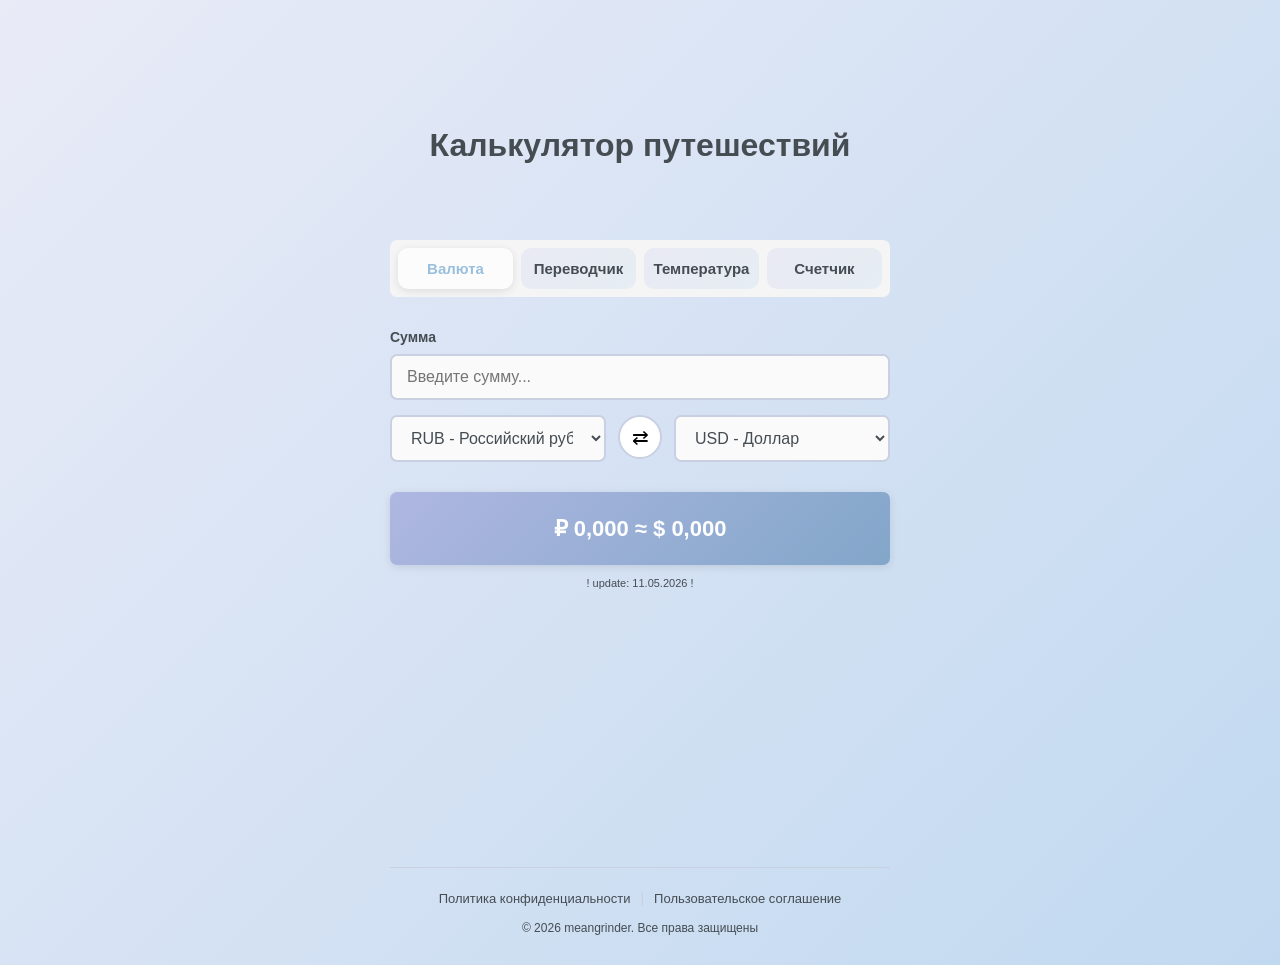
<file: index.html>
<!DOCTYPE html>
<html lang="ru">
<head>
    <meta charset="UTF-8">
    <meta name="viewport" content="width=device-width, initial-scale=1.0">
    <title>TravelCalc</title>
    <link rel="stylesheet" href="calc.css">
    <link rel="icon" type="image/png" href="air.png">
</head>
<body>

    <div class="CalcMeangrinder">
        <header class="calc-header">
            <br><br><br>
            <h1> Калькулятор путешествий </h1>
            <br>
        </header>


        <nav class="tabs">  <!-- блок -->
            <button class="tab-btn active" data-tab="currency">Валюта</button> <!-- 1 подблок -->
            <button class="tab-btn" data-tab="translator">Переводчик</button> <!-- 2 подблок -->
            <button class="tab-btn" data-tab="temperature">Температура</button> <!-- 3 подблок -->
            <button class="tab-btn" data-tab="tips">Счетчик</button> <!-- 4 подблок -->
        </nav>

        <section class="tab-content active" id="tab-currency">
            <div class="form-group">
                <label for="text"> Сумма</label>
                <input type="number" id="text" min="0" step="0.1" placeholder="Введите сумму...">
            </div>
            
            <div class="converter-row"> 
                <div class="form-group">
                    <select id="from-currency"> <!-- выбор валюты -->
                        <option value="RUB" selected>RUB - Российский рубль</option> <!-- selected - выбрать отображаемую валюту в первую очередь -->
                        <option value="USD">USD - Доллар</option>
                        <option value="EUR">EUR - Евро</option>
                        <option value="BYN">BYN - Белорусский рубль</option>
                        <option value="KZT">KZT - Тенге</option>
                        <option value="CNY">CNY - Юань</option>
                        <option value="THB">THB - Бат</option>
                    </select>
                </div>

                <button class="swap-btn" id="swap-currencies" title="поменять валюты местами">⇄</button> 

                <div class="form-group">
                    <select id="to-currency"> <!-- 2 выбор валюты -->
                        <option value="RUB">RUB - Российский рубль</option>
                        <option value="USD" selected>USD - Доллар</option>
                        <option value="EUR">EUR - Евро</option>
                        <option value="BYN">BYN - Белорусский рубль</option>
                        <option value="KZT">KZT - Тенге</option>
                        <option value="CNY">CNY - Юань</option>
                        <option value="THB">THB - Бат</option>
                    </select>
                </div>
            </div>


            <div class="result-box" id="currency-result"> ? </div>
            <p class="info-note">! update: 11.05.2026 !</p> <!-- дата ручного обновления валюты -->
        </section>



        <section class="tab-content" id="tab-translator">
            <div class="form-group">
        <div class="translator-block"> <!-- расположение нижнего блока -->
            
            <div class="translator-form">
                <div class="form-group">
                    <label for="translate-text">Текст для перевода</label>
                    <input id="translate-text" step="0.1" placeholder="Введите текст..."></input>
                </div>
                
                <div class="converter-row">
                    <div class="form-group">
                        <select id="translate-from">
                            <option value="ru" selected>Русский</option> <!-- выбранный русский -->
                            <option value="en">Английский</option>
                            <option value="de">Немецкий</option>
                            <option value="fr">Французский</option>
                        </select>
                    </div>
                    
                    <button class="swap-btn" onclick="TranslatesLanguages()" title="поменять языки местами">⇄</button> <!-- onclick="TranslatesLanguages() — это вызов функции при клике -->
                    
                    <div class="form-group">
                        <select id="translate-to">
                            <option value="ru">Русский</option>
                            <option value="en" selected>Английский</option> <!-- выбрать и перевести на английский-->
                            <option value="de">Немецкий</option>
                            <option value="fr">Французский</option>
                        </select>
                    </div>
                </div>
                
                <div class="result-box" id="translate-result" word-wrap: break-word;> 
                </div>
            </div>
        </div>
            </div>
        </section>



        <section class="tab-content" id="tab-temperature">
            <div class="form-group">
                <label for="temp-value">Температура</label>
                <input type="number" id="temp-value" step="0.1" placeholder="Введите температуру...">
            </div>

            <div class="converter-row">
                <div class="form-group">
                    <select id="temp-from">
                        <option value="F">°F — Фаренгейт </option>
                        <option value="C">°C — Цельсий </option>
                    </select>
                </div>

                <button class="swap-btn" id="swap-temp" title="поменять шкалы местами">⇄</button>

                <div class="form-group">
                    <select id="temp-to">
                        <option value="C">°C — Цельсий </option>
                        <option value="F">°F — Фаренгейт </option>
                    </select>
                </div>
            </div>

            <div class="result-box" id="temp-result">25°C = 77°F</div>
        </section>




        <section class="tab-content" id="tab-tips">
            <div class="form-group">
                <label for="bill-amount">Полная цена</label> <!-- цена -->
                <input type="number" id="bill-amount" min="0" step="0.01" placeholder="Введите цену...">
            </div>

            <div class="form-group">
            <label for="tip-percent">Скидка(в процентах)</label> <!-- скидка -->
                <input type="number" id="tip-percent" min="0" max="100" step="0.01" placeholder="Введите скидку...">
            </div>

            <div class="form-group">
                <label for="people-count">Количество человек</label> <!-- на скольких делить счет -->
                <input type="number" id="people-count" value="1" min="1" max="30" placeholder="Введите количество...">
            </div>

            <div class="result-box multi-line" id="tips-result"> <!-- вывод -->
                <span>Процент: 0 руб</span>
                <span>Итого: 0 руб</span>
                <span>Раздельный счет: 0 руб</span>
            </div>

        </section>


    <div class="calculator"></div>
    <br><br><br><br><br><br><br><br><br><br> <!-- лень было делать нормальные отступы -->

    <footer class="footer"> <!-- нижний блок -->
        <div class="footer-content">
            <div class="footer-links">
                <a href="privacy.html" class="footer-link">Политика конфиденциальности</a> <!-- ссылка переход-->
                <span class="footer-divider">|</span>
                <a href="agreement.html" class="footer-link">Пользовательское соглашение</a> <!-- переход ссылка -->
            </div>
            <div class="footer-copyright">
                © 2026 meangrinder. Все права защищены
            </div>
        </div>
    </footer>


</body>
</html>

<script src="index.js"></script>
</file>
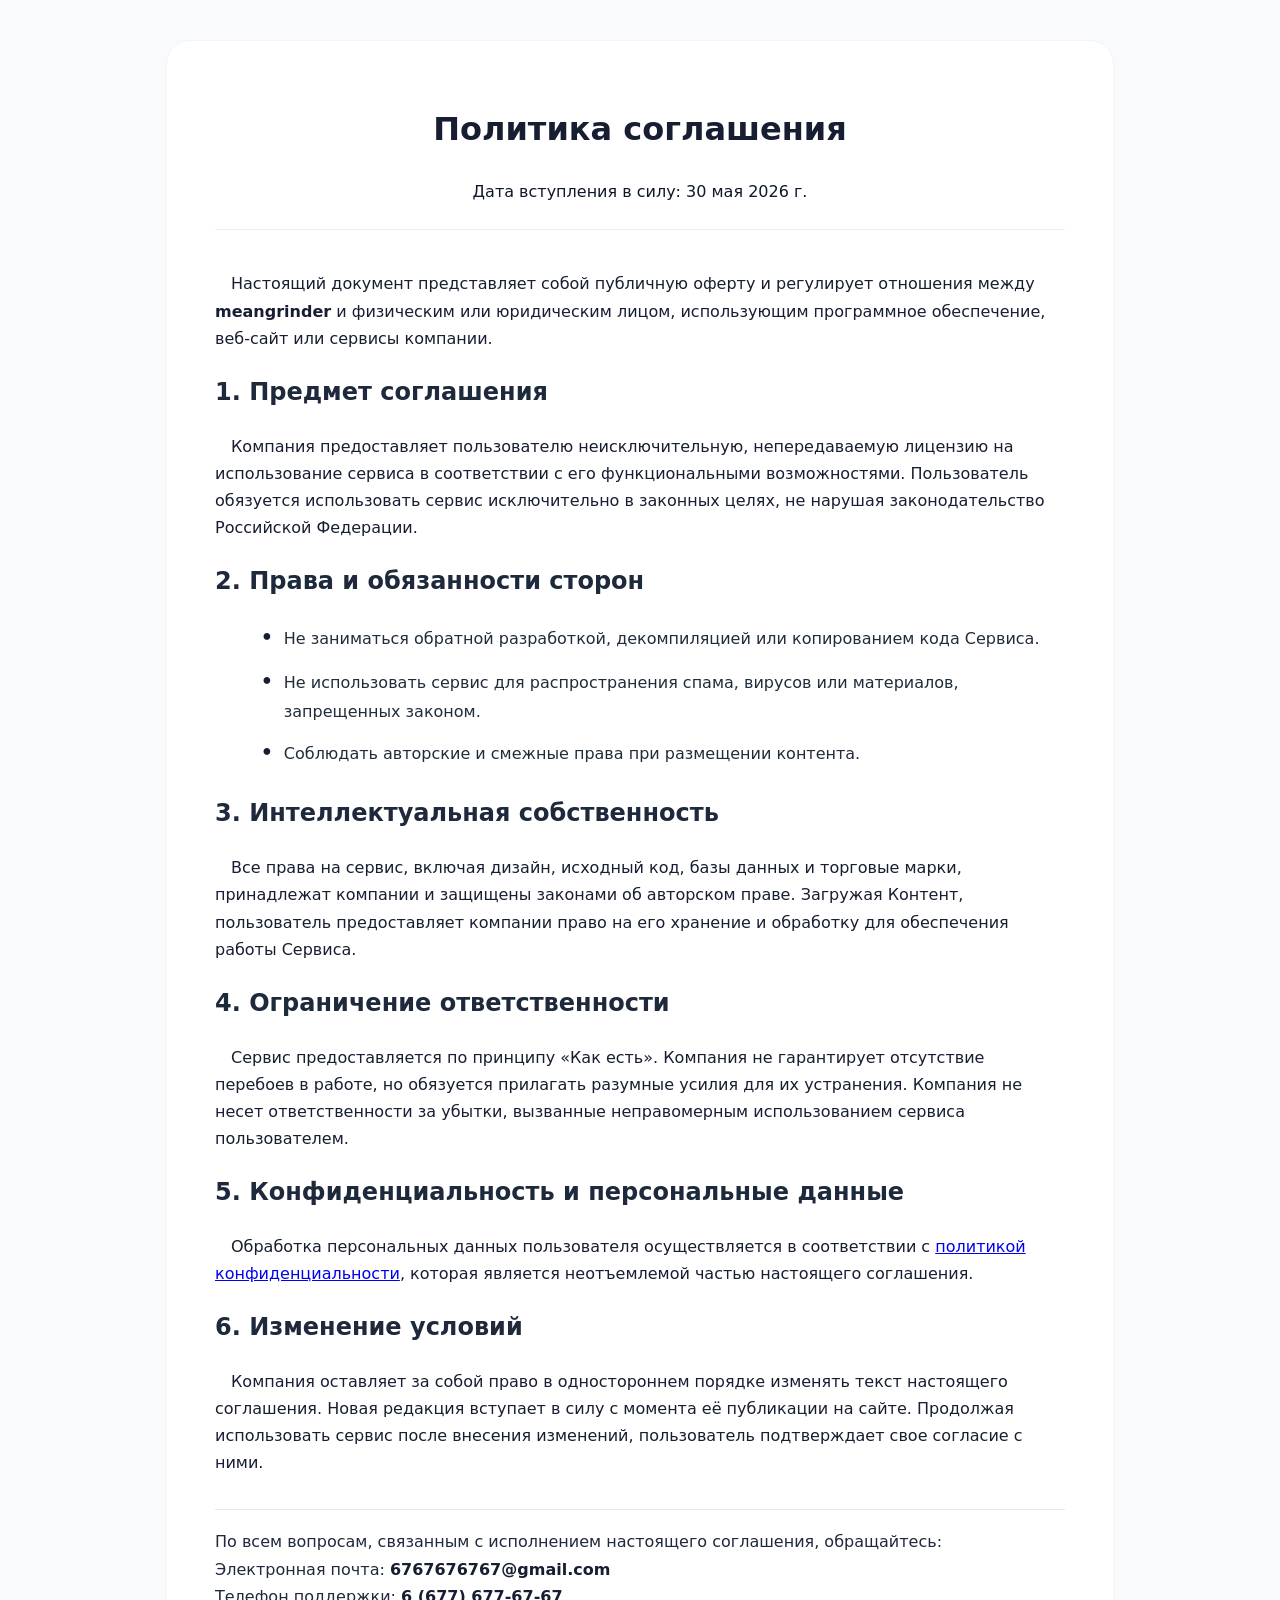
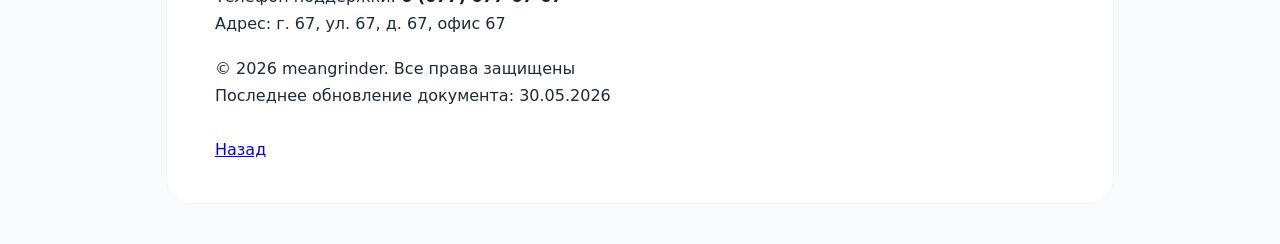
<file: agreement.html>
<!DOCTYPE html>
<html lang="ru">
<head>
    <meta charset="UTF-8">
    <meta name="viewport" content="width=device-width, initial-scale=1.0, maximum-scale=1.0, user-scalable=yes">
    <title>Лицензионный договор</title>
    <link rel="stylesheet" href="agreement-privacy.css">
    <link rel="icon" type="image/png" href="air.png">
</head>
<body>
    <main class="agreement-container">
        
        <div class="header-section">
            <h1>Политика соглашения</h1>
            <span class="update-date">Дата вступления в силу: 30 мая 2026 г.</span>
        </div>

        <p>
            Настоящий документ представляет собой публичную оферту и регулирует отношения между 
            <strong>meangrinder</strong> и физическим или юридическим лицом, использующим программное обеспечение,
            веб-сайт или сервисы компании.
        </p>

        <h2>1. Предмет соглашения</h2>
        <p>
            Компания предоставляет пользователю неисключительную, непередаваемую лицензию на использование сервиса
            в соответствии с его функциональными возможностями. Пользователь обязуется использовать сервис 
            исключительно в законных целях, не нарушая законодательство Российской Федерации.
        </p>

        <h2>2. Права и обязанности сторон</h2>
        <ul>
            <li>Не заниматься обратной разработкой, декомпиляцией или копированием кода Сервиса.</li>
            <li>Не использовать сервис для распространения спама, вирусов или материалов, запрещенных законом.</li>
            <li>Соблюдать авторские и смежные права при размещении контента.</li>
        </ul>

        <h2>3. Интеллектуальная собственность</h2>
        <p>
            Все права на сервис, включая дизайн, исходный код, базы данных и торговые марки, 
            принадлежат компании и защищены законами об авторском праве. 
            Загружая Контент, пользователь предоставляет компании право на его хранение и обработку 
            для обеспечения работы Сервиса.
        </p>

        <h2>4. Ограничение ответственности</h2>
        <p>
            Сервис предоставляется по принципу «Как есть». Компания не гарантирует отсутствие 
            перебоев в работе, но обязуется прилагать разумные усилия для их устранения. 
            Компания не несет ответственности за убытки, вызванные неправомерным использованием 
            сервиса пользователем.
        </p>

        <h2>5. Конфиденциальность и персональные данные</h2>
        <p>
            Обработка персональных данных пользователя осуществляется в соответствии с 
            <a href="privacy.html">политикой конфиденциальности</a>, <!-- ссылка переход -->
            которая является неотъемлемой частью настоящего соглашения.
        </p>

        <h2>6. Изменение условий</h2>
        <p>
            Компания оставляет за собой право в одностороннем порядке изменять текст настоящего соглашения. 
            Новая редакция вступает в силу с момента её публикации на сайте. Продолжая использовать сервис 
            после внесения изменений, пользователь подтверждает свое согласие с ними.
        </p>

        <hr>

        <h3></h3>
            По всем вопросам, связанным с исполнением настоящего соглашения, обращайтесь:<br>
            Электронная почта: <strong>6767676767@gmail.com</strong><br> <!-- strong - выделение -->
            Телефон поддержки: <strong>6 (677) 677-67-67</strong><br>
            Адрес: г. 67, ул. 67, д. 67, офис 67
        </p>

        <div class="footer-note">
            © 2026 meangrinder. Все права защищены<br>
            Последнее обновление документа: 30.05.2026
        </div>
        <br>
        <a href="index.html">Назад</a> <!-- вернуться назад -->

    </main>
</body>
</html>
</file>
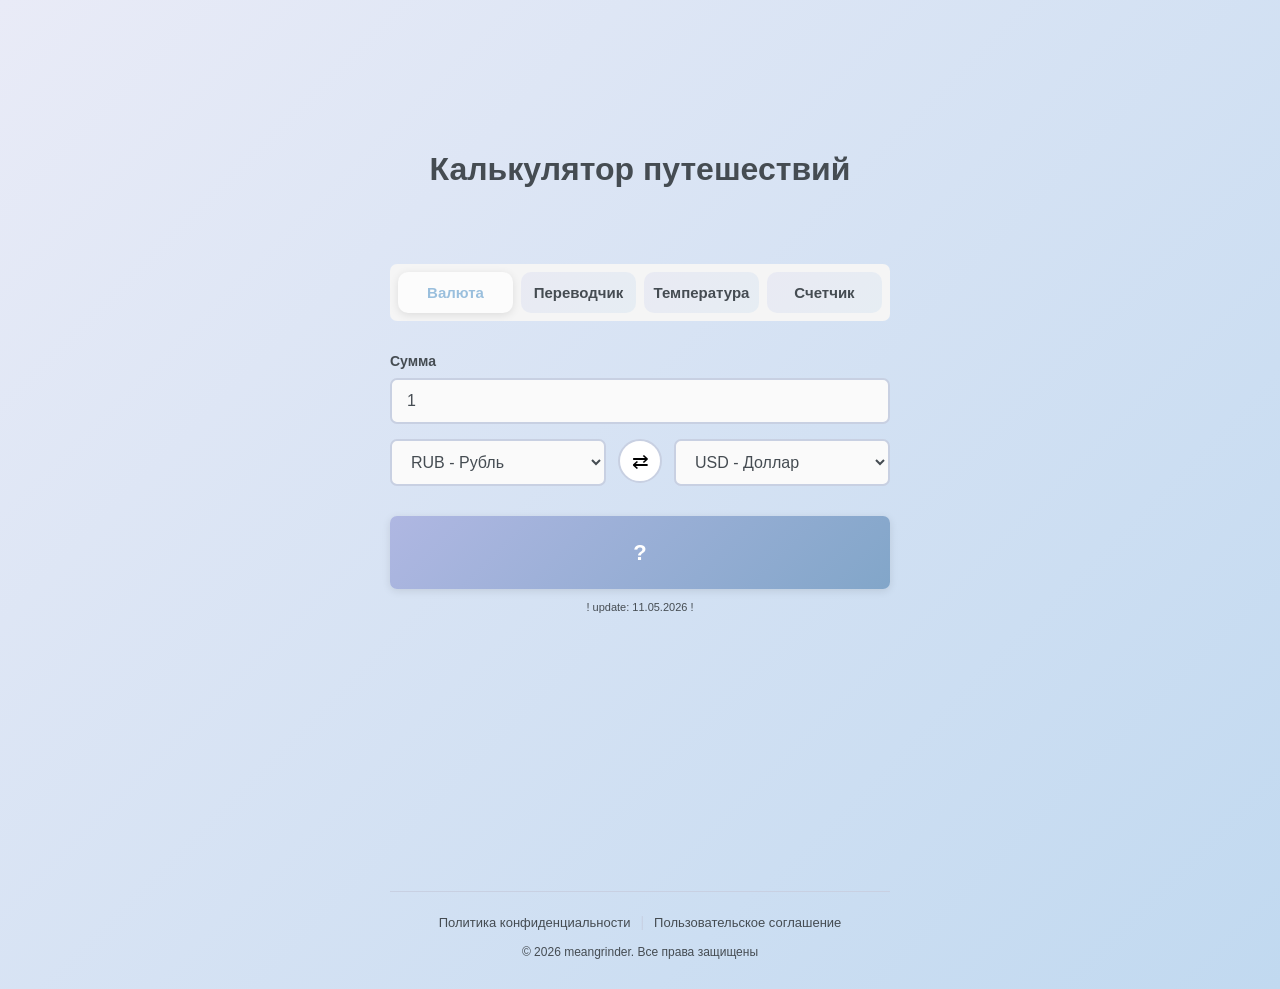
<file: index67.html>
<!DOCTYPE html>
<html lang="ru">
<head>
    <meta charset="UTF-8">
    <meta name="viewport" content="width=device-width, initial-scale=1.0">
    <title>TravelCalc</title>
    <link rel="stylesheet" href="calc.css">
</head>
<body>

    <div class="CalcMeangrinder">
        <header class="calc-header">
            <br><br><br><br>
            <h1> Калькулятор путешествий </h1>
            <br>
        </header>


        <nav class="tabs">
            <button class="tab-btn active" data-tab="currency">Валюта</button>
            <button class="tab-btn" data-tab="translator">Переводчик</button>
            <button class="tab-btn" data-tab="temperature">Температура</button>
            <button class="tab-btn" data-tab="tips">Счетчик</button>
        </nav>

        <section class="tab-content active" id="tab-currency">
            <div class="form-group">
                <label for="currency-amount"> Сумма</label>
                <input type="number" id="currency-amount" value="1" min="0" step="0.1" placeholder="Введите сумму">
            </div>
            
            <div class="converter-row">
                <div class="form-group">
                    <select id="from-currency">
                        <option value="RUB" selected>RUB - Рубль</option>
                        <option value="USD">USD - Доллар</option>
                        <option value="EUR">EUR - Евро</option>
                        <option value="BYN">BYN - Рубль</option>
                        <option value="KZT">KZT - Тенге</option>
                        <option value="CNY">CNY - Юань</option>
                        <option value="THB">THB - Бат</option>
                    </select>
                </div>

                <button class="swap-btn" id="swap-currencies" title="Поменять валюты местами">⇄</button>

                <div class="form-group">
                    <select id="to-currency">
                        <option value="RUB">RUB - Российский рубль</option>
                        <option value="USD" selected>USD - Доллар</option>
                        <option value="EUR">EUR - Евро</option>
                        <option value="BYN">BYN - Белорусский рубль</option>
                        <option value="KZT">KZT - Тенге</option>
                        <option value="CNY">CNY - Юань</option>
                        <option value="THB">THB - Бат</option>
                    </select>
                </div>
            </div>


            <div class="result-box" id="currency-result"> ? </div>
            <p class="info-note">! update: 11.05.2026 !</p>
        </section>





        <section class="tab-content" id="tab-translator">
            <div class="form-group">
        <div class="translator-block">
            
            <div class="translator-form">
                <div class="form-group">
                    <label for="translate-text">Текст для перевода</label>
                    <textarea id="translate-text" rows="3" placeholder="Введите текст..."></textarea>
                </div>
                
                <div class="converter-row">
                    <div class="form-group">
                        <select id="translate-from">
                            <option value="ru" selected>Русский</option>
                            <option value="en">Английский</option>
                            <option value="de">Немецкий</option>
                            <option value="fr">Французский</option>
                            <option value="zh">Китайский</option>
                            <option value="th">Тайский</option>
                        </select>
                    </div>
                    
                    <button class="swap-btn" onclick="swapTranslateLanguages()" title="Поменять языки">⇄</button>
                    
                    <div class="form-group">
                        <select id="translate-to">
                            <option value="ru">Русский</option>
                            <option value="en" selected>Английский</option>
                            <option value="de">Немецкий</option>
                            <option value="fr">Французский</option>
                            <option value="zh">Китайский</option>
                            <option value="th">Тайский</option>
                        </select>
                    </div>
                </div>
                
                <div class="result-box" id="translate-result" style="font-size: 16px; word-wrap: break-word;">
                </div>
            </div>
        </div>
            </div>
        </section>




        <section class="tab-content" id="tab-temperature">
            <div class="form-group">
                <label for="temp-value">Температура</label>
                <input type="number" id="temp-value" value="50" step="0.1" placeholder="Введите температуру">
            </div>

            <div class="converter-row">
                <div class="form-group">
                    <select id="temp-from">
                        <option value="F">°F — Фаренгейт </option>
                        <option value="C">°C — Цельсий </option>
                    </select>
                </div>

                <button class="swap-btn" id="swap-temp" title="Поменять шкалы местами">⇄</button>

                <div class="form-group">
                    <select id="temp-to">
                        <option value="C">°C — Цельсий </option>
                        <option value="F">°F — Фаренгейт </option>
                    </select>
                </div>
            </div>

            <div class="result-box" id="temp-result">25°C = 77°F</div>
        </section>





        <section class="tab-content" id="tab-tips">
            <div class="form-group">
                <label for="bill-amount">Сумма</label>
                <input type="number" id="bill-amount" value="2500" min="0" step="0.01" placeholder="Сумма чека">
            </div>

            <div class="form-group">
            <label for="tip-percent">Скидка(в процентах)</label>
                <input type="number" id="tip-percent" value="25%" min="0" step="0.01" placeholder="Сумма чека">
            </div>

            <div class="form-group">
                <label for="people-count">Количество человек</label>
                <input type="number" id="people-count" value="2" min="1" max="50" placeholder="На скольких делим?">
            </div>

            <div class="result-box multi-line" id="tips-result">
                <span>Процент: 375 руб</span>
                <span>Итого: 2 875 руб</span>
                <span>Раздельный счет: 1 437.50 руб</span>
            </div>

        </section>







    <div class="calculator"></div>
    <br><br><br><br><br><br>
    <br><br><br><br>

    <footer class="footer">
        <div class="footer-content">
            <div class="footer-links">
                <a href="#" class="footer-link">Политика конфиденциальности</a>
                <span class="footer-divider">|</span>
                <a href="#" class="footer-link">Пользовательское соглашение</a>
            </div>
            <div class="footer-copyright">
                © 2026 meangrinder. Все права защищены
            </div>
        </div>
    </footer>


</body>
</html>

<script src="index.js"></script>
</file>
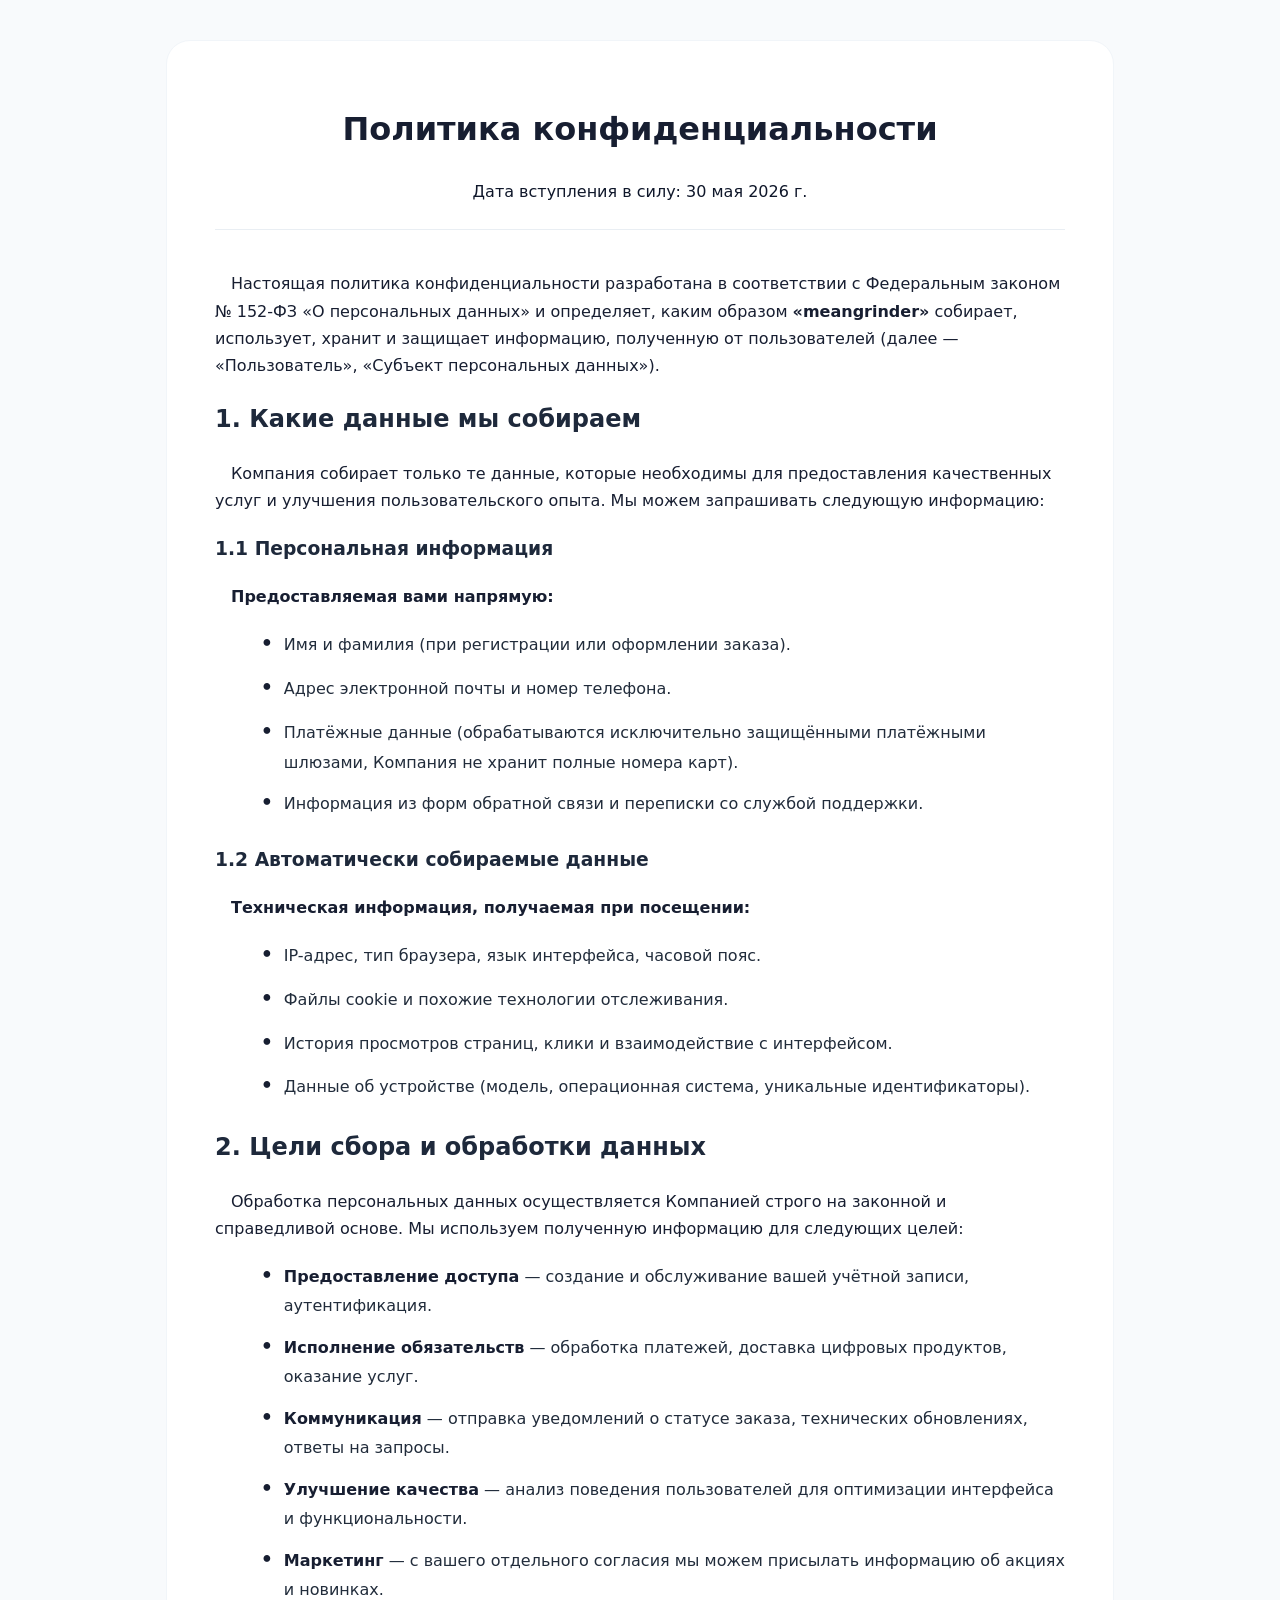
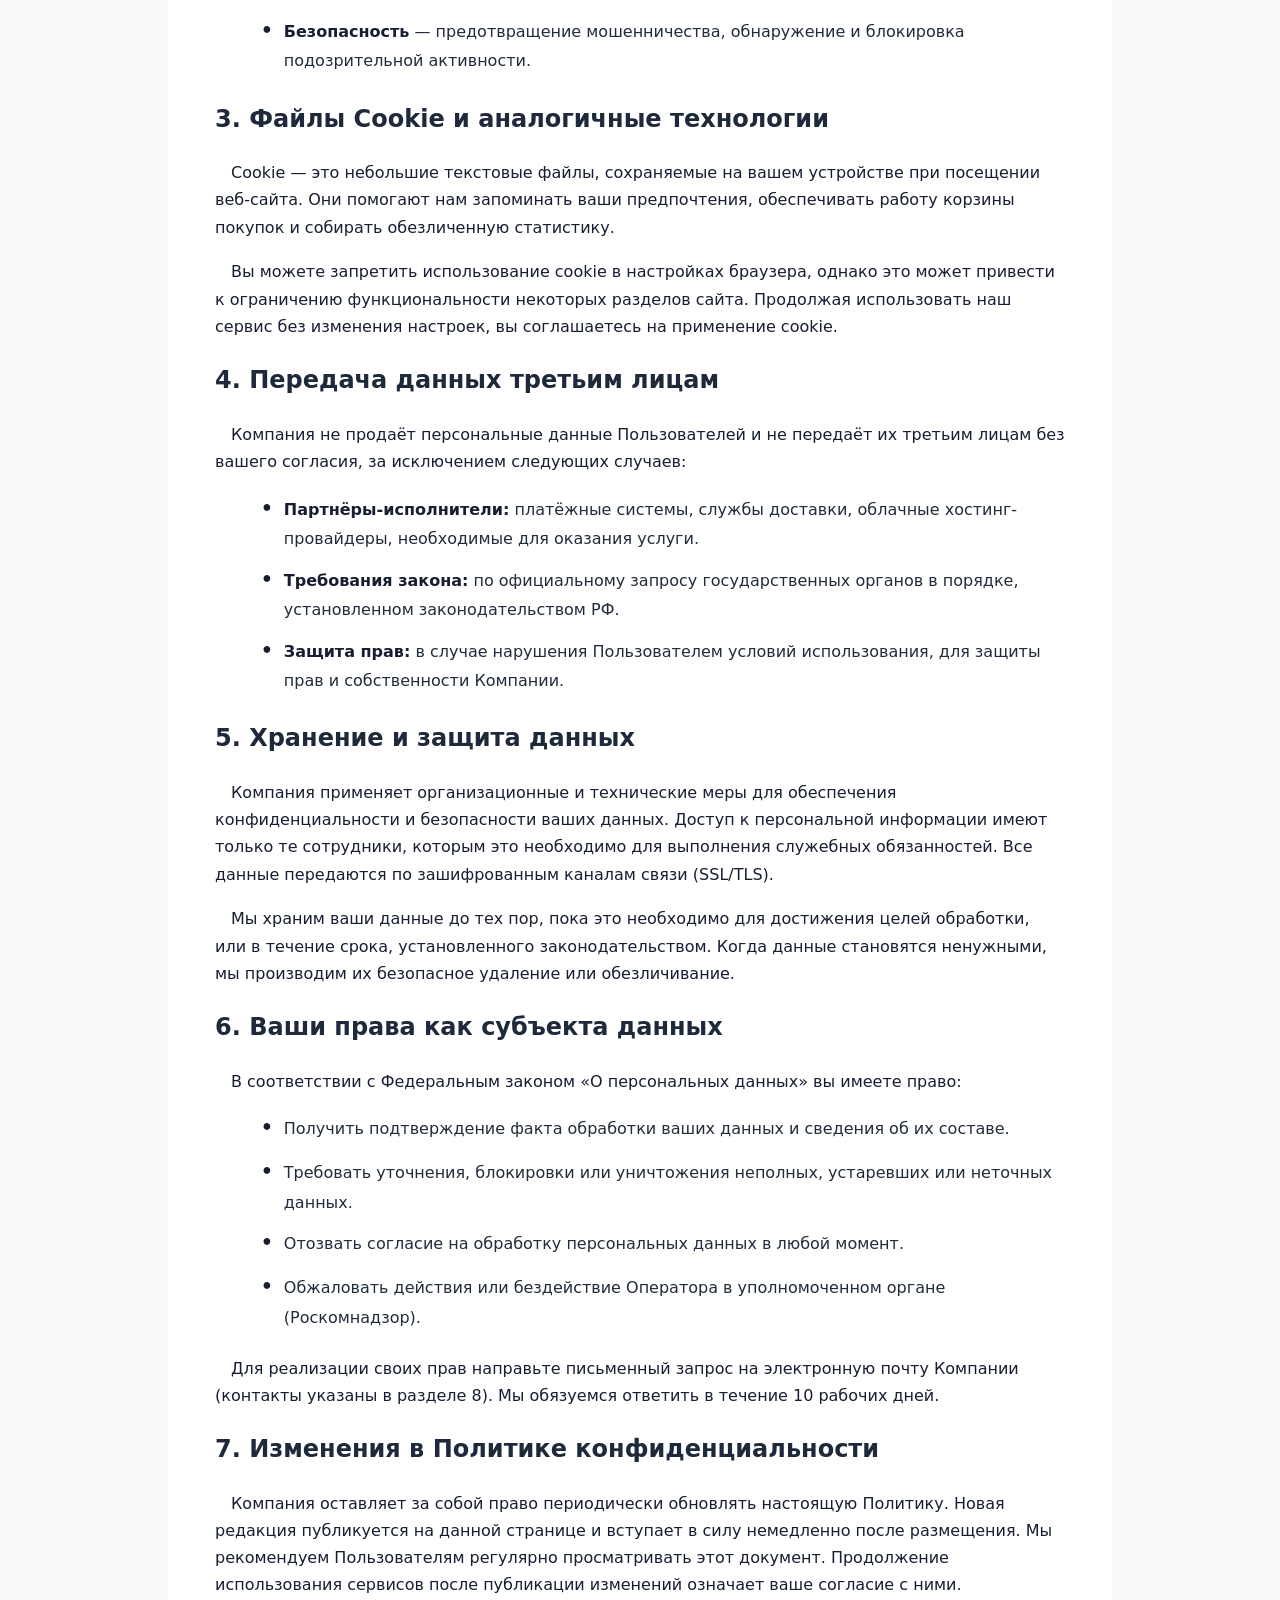
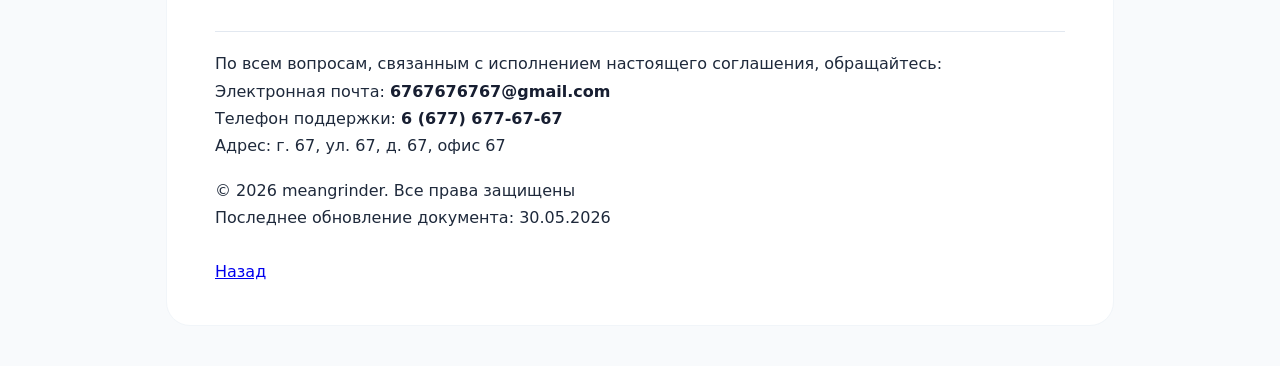
<file: privacy.html>
<!DOCTYPE html>
<html lang="ru">
<head>
    <meta charset="UTF-8">
    <meta name="viewport" content="width=device-width, initial-scale=1.0, maximum-scale=1.0, user-scalable=yes">
    <title>Политика конфиденциальности</title>
    <link rel="stylesheet" href="agreement-privacy.css">
    <link rel="icon" type="image/png" href="air.png">
</head>
<body>
    <main class="agreement-container">
        
        <div class="header-section">
            <h1>Политика конфиденциальности</h1>
            </p>
            <span class="update-date">Дата вступления в силу: 30 мая 2026 г.</span>
        </div>

        <p>
            Настоящая политика конфиденциальности разработана в соответствии с 
            Федеральным законом № 152-ФЗ «О персональных данных» и определяет, каким образом 
            <strong>«meangrinder»</strong> собирает, 
            использует, хранит и защищает информацию, полученную от пользователей 
            (далее — «Пользователь», «Субъект персональных данных»).
        </p>

        <h2>1. Какие данные мы собираем</h2>
        <p>
            Компания собирает только те данные, которые необходимы для предоставления качественных услуг 
            и улучшения пользовательского опыта. Мы можем запрашивать следующую информацию:
        </p>
        
        <h3>1.1 Персональная информация</h3>
        <p><strong>Предоставляемая вами напрямую:</strong></p>
        <ul>
            <li>Имя и фамилия (при регистрации или оформлении заказа).</li>
            <li>Адрес электронной почты и номер телефона.</li>
            <li>Платёжные данные (обрабатываются исключительно защищёнными платёжными шлюзами, Компания не хранит полные номера карт).</li>
            <li>Информация из форм обратной связи и переписки со службой поддержки.</li>
        </ul>

        <h3>1.2 Автоматически собираемые данные</h3>
        <p><strong>Техническая информация, получаемая при посещении:</strong></p>
        <ul>
            <li>IP-адрес, тип браузера, язык интерфейса, часовой пояс.</li>
            <li>Файлы cookie и похожие технологии отслеживания.</li>
            <li>История просмотров страниц, клики и взаимодействие с интерфейсом.</li>
            <li>Данные об устройстве (модель, операционная система, уникальные идентификаторы).</li>
        </ul>

        <h2>2. Цели сбора и обработки данных</h2>
        <p>
            Обработка персональных данных осуществляется Компанией строго на законной и справедливой основе. 
            Мы используем полученную информацию для следующих целей:
        </p>
        <ul>
            <li><strong>Предоставление доступа</strong> — создание и обслуживание вашей учётной записи, аутентификация.</li>
            <li><strong>Исполнение обязательств</strong> — обработка платежей, доставка цифровых продуктов, оказание услуг.</li>
            <li><strong>Коммуникация</strong> — отправка уведомлений о статусе заказа, технических обновлениях, ответы на запросы.</li>
            <li><strong>Улучшение качества</strong> — анализ поведения пользователей для оптимизации интерфейса и функциональности.</li>
            <li><strong>Маркетинг</strong> — с вашего отдельного согласия мы можем присылать информацию об акциях и новинках.</li>
            <li><strong>Безопасность</strong> — предотвращение мошенничества, обнаружение и блокировка подозрительной активности.</li>
        </ul>

        <h2>3. Файлы Cookie и аналогичные технологии</h2>
        <p>
            Cookie — это небольшие текстовые файлы, сохраняемые на вашем устройстве при посещении веб-сайта. 
            Они помогают нам запоминать ваши предпочтения, обеспечивать работу корзины покупок и собирать 
            обезличенную статистику.
        </p>
        <p>
            Вы можете запретить использование cookie в настройках браузера, однако это может привести 
            к ограничению функциональности некоторых разделов сайта. Продолжая использовать наш сервис 
            без изменения настроек, вы соглашаетесь на применение cookie.
        </p>

        <h2>4. Передача данных третьим лицам</h2>
        <p>
            Компания не продаёт персональные данные Пользователей и не передаёт их третьим лицам 
            без вашего согласия, за исключением следующих случаев:
        </p>
        <ul>
            <li><strong>Партнёры-исполнители:</strong> платёжные системы, службы доставки, облачные хостинг-провайдеры, необходимые для оказания услуги.</li>
            <li><strong>Требования закона:</strong> по официальному запросу государственных органов в порядке, установленном законодательством РФ.</li>
            <li><strong>Защита прав:</strong> в случае нарушения Пользователем условий использования, для защиты прав и собственности Компании.</li>
        </ul>

        <h2>5. Хранение и защита данных</h2>
        <p>
            Компания применяет организационные и технические меры для обеспечения конфиденциальности 
            и безопасности ваших данных. Доступ к персональной информации имеют только те сотрудники, 
            которым это необходимо для выполнения служебных обязанностей. Все данные передаются 
            по зашифрованным каналам связи (SSL/TLS).
        </p>
        <p>
            Мы храним ваши данные до тех пор, пока это необходимо для достижения целей обработки, 
            или в течение срока, установленного законодательством. Когда данные становятся ненужными, 
            мы производим их безопасное удаление или обезличивание.
        </p>

        <h2>6. Ваши права как субъекта данных</h2>
        <p>
            В соответствии с Федеральным законом «О персональных данных» вы имеете право:
        </p>
        <ul>
            <li>Получить подтверждение факта обработки ваших данных и сведения об их составе.</li>
            <li>Требовать уточнения, блокировки или уничтожения неполных, устаревших или неточных данных.</li>
            <li>Отозвать согласие на обработку персональных данных в любой момент.</li>
            <li>Обжаловать действия или бездействие Оператора в уполномоченном органе (Роскомнадзор).</li>
        </ul>
        <p>
            Для реализации своих прав направьте письменный запрос на электронную почту Компании 
            (контакты указаны в разделе 8). Мы обязуемся ответить в течение 10 рабочих дней.
        </p>

        <h2>7. Изменения в Политике конфиденциальности</h2>
        <p>
            Компания оставляет за собой право периодически обновлять настоящую Политику. 
            Новая редакция публикуется на данной странице и вступает в силу немедленно после размещения. 
            Мы рекомендуем Пользователям регулярно просматривать этот документ. 
            Продолжение использования сервисов после публикации изменений означает ваше согласие с ними.
        </p>

        <hr>

        <h3></h3>
            По всем вопросам, связанным с исполнением настоящего соглашения, обращайтесь:<br>
            Электронная почта: <strong>6767676767@gmail.com</strong><br>
            Телефон поддержки: <strong>6 (677) 677-67-67</strong><br>
            Адрес: г. 67, ул. 67, д. 67, офис 67
        </p>

        <div class="footer-note">
            © 2026 meangrinder. Все права защищены<br>
            Последнее обновление документа: 30.05.2026
        </div>

                <br>
        <a href="index.html">Назад</a> <!-- ссылка назад -->

    </main>
</body>
</html>
</file>
<file: calc.css>
* {
    box-sizing: border-box;
}

:root {
    --primary-color: #9abfdd;
    --color: #f5f5f5;
    --text: #454c52;
    --border-color: #c8d0e2;
    --shadow: 0 2px 8px rgba(0, 0, 0, 0.1);
    --corner: 7px;
    --transition: 0.3s ease;
}


body {
    font-family: 'Segoe UI', Tahoma, Geneva, Verdana, sans-serif;
    background: linear-gradient(135deg, #e9ebf7 0%, #c1d9f0 100%);
    display: flex;
    justify-content: center;
    align-items: center;
    padding: 20px;
    line-height: 1.5;
}


.CalcMeangrinder {
    width: 500px; 
    max-width: 100%; 
    margin: 0 auto;
}

.calc-header {
    text-align: center;
    margin-bottom: 25px;
    color: var(--text);
}



.tabs {
    display: flex;
    gap: 8px;
    margin-bottom: 30px;
    background: var(--color);
    border-radius: var(--corner);
    padding: 8px;
    overflow-x: auto;
}

.tab-btn {
    flex: 1;
    padding: 12px 8px;
    border: none;
    background: linear-gradient(135deg, #e9eaf3 0%, #e6edf3 100%);
    border-radius: 10px;
    cursor: pointer;
    font-size: 15px;
    font-weight: 600;
    color: var(--text);
    transition: all var(--transition);
    white-space: nowrap;
    font-family: inherit;
}

.tab-btn:hover {
    color: #000000;
    background: rgba(132, 136, 153, 0.5);
}

.tab-btn.active {
    background: rgb(252, 252, 252);
    color: var(--primary-color);
    box-shadow: var(--shadow);
}


.tab-content {
    display: none;
    animation: fadeSlideIn 0.3s ease;
}

.tab-content.active {
    display: block;
}

@keyframes fadeSlideIn {
    from {
        opacity: 0;
        transform: translateY(10px);
    }
    to {
        opacity: 1;
        transform: translateY(0);
    }
}


.form-group {
    margin-bottom: 15px;
}

.form-group label {
    display: block;
    margin-bottom: 6px;
    font-weight: 600;
    color: var(--text);
    font-size: 14px;
}

.form-group input[type="number"],
.form-group select {
    width: 100%;
    padding: 12px 15px;
    border: 2px solid var(--border-color);
    border-radius: var(--corner);
    font-size: 16px;
    font-family: inherit;
    transition: border-color var(--transition), box-shadow var(--transition);
    background: #fafafa;
    color: var(--text);
    --moz-appearance: textfield;
}

.form-group input[type="number"]::-webkit-outer-spin-button,
.form-group input[type="number"]::-webkit-inner-spin-button {
    -webkit-appearance: none;
    margin: 0;
}

.form-group input[type="number"]:focus,
.form-group select:focus {
    outline: none;
    border-color: var(--primary-color);
    box-shadow: 0 0 0 3px rgba(33, 150, 243, 0.1);
    background: white;
}


.converter-row {
    display: flex;
    gap: 12px;
}

.converter-row .form-group {
    flex: 1;
}


.swap-btn {
    display: flex;
    align-items: center;
    justify-content: center;
    width: 44px;
    height: 44px;
    border-radius: 50%;
    background: white;
    cursor: pointer;
    user-select: none;
    font-size: 20px;
    border: 2px solid var(--border-color);
}

.swap-btn:hover {
    background: var(--primary-color);
    color: white;
    border-color: var(--primary-color);
    transform: rotate(180deg);
    box-shadow: var(--shadow);
}


.result-box {
    background: linear-gradient(135deg, #afb7e2 0%, #82a6c9 100%);
    color: white;
    padding: 20px;
    border-radius: var(--corner);
    margin-top: 15px;
    text-align: center;
    font-size: 22px;
    font-weight: 700;
    min-height: 60px;
    display: flex;
    align-items: center;
    justify-content: center;
    word-break: break-word;
    box-shadow: var(--shadow);
}

.result-box.multi-line {
    flex-direction: column;
    gap: 8px;
    font-size: 16px;
}

.result-box.multi-line span {
    display: block;
}


.info-note {
    font-size: 11px;
    color: var(--text);
    text-align: center;
    margin-top: 10px;
}




@media (max-width: 480px) {
    body {
        padding: 5px;
    }

    .calculator-container {
        padding: 20px 15px;
        border-radius: var(--corner);
    }

    .calculator-header h1 {
        font-size: 24px;
    }

    .tabs {
        flex-wrap: wrap;
    }

    .tab-btn {
        font-size: 11px;
        padding: 10px 4px;
    }

    .converter-row {
        gap: 10px;
    }

    .swap-btn {
        align-self: center;
        margin: 10px 0;
    }

    #tab-currency .converter-row {
        flex-direction: column;
        gap: 0px;
    }

    #tab-translator .converter-row {
        flex-direction: row;
        gap: 5px;
        align-items: center;
    }
    
    #tab-translator .form-group {
        flex: 1;
        min-width: 0;
    }
    
    #tab-translator select {
        font-size: 13px;
        padding: 10px 5px;
    }
    
    #tab-translator .swap-btn {
        width: 36px;
        height: 36px;
        font-size: 13px;
        flex-shrink: 0;
        margin: 0;
        transform: none;
    }
    
    #tab-translator .swap-btn:hover {
        transform: none;
    }

    #tab-temperature .converter-row {
        flex-direction: column;
        gap: 0;
        font-size: 50px;
    }
    
    #tab-temperature .swap-btn {
        transform: rotate(90deg);
    }
    
    #tab-temperature .swap-btn:hover {
        transform: rotate(270deg);
    }

    .result-box {
        font-size: 18px;
        padding: 15px;
    }

.form-group input[type="number"],
.form-group select {
    width: 100%;
    padding: 12px 15px;
    border: 2px solid var(--border-color);
}
}

.footer {
    margin-top: 25px;
    padding-top: 20px;
    border-top: 1px solid var(--border-color);
    text-align: center;
}

.footer-links {
    display: flex;
    align-items: center;
    justify-content: center;
    gap: 10px;
    margin-bottom: 10px;
    flex-wrap: wrap;
}

.footer-link {
    color: var(--text);
    text-decoration: none;
    font-size: 13px;
    transition: color var(--transition);
}

.footer-link:hover {
    color: var(--primary-color);
    text-decoration: underline;
}

.footer-divider {
    color: var(--border-color);
    font-size: 14px;
    user-select: none;
}

.footer-copyright {
    color: var(--text);
    font-size: 12px;
}



#translate-text {
    width: 100%;
    font-size: 16px;
    font-family: inherit;
    padding: 12px 15px;
    border: 2px solid var(--border-color);
    border-radius: var(--corner);
}

#translate-text:focus {
    outline: none;
    border-color: var(--primary-color);
    box-shadow: 0 0 0 3px rgba(33, 150, 243, 0.1);
    background: white;
}
</file>
<file: agreement-privacy.css>
body {
    font-family: 'Segoe UI', system-ui, -apple-system, sans-serif;
    background-color: #f8fafc;
    color: #1e293b;
    line-height: 1.7;
    padding: 2rem 1rem;
    display: flex;
    justify-content: center;
    align-items: flex-start;
    min-height: 100vh;
}

.agreement-container {
    max-width: 850px;
    width: 100%;
    background: #ffffff;
    border-radius: 24px;
    padding: 2.5rem 3rem;
    border: 1px solid #f1f5f9;
}

.header-section {
    text-align: center;
    margin-bottom: 2.5rem;
    padding-bottom: 1.5rem;
    border-bottom: 1px solid #e9eef3;
    color: #0f172a;
}

h1 {
    color: #171e31;
}

p {
    margin-bottom: 1.1rem;
    font-size: 1rem;
    color: #171e31;
    text-indent: 1em;
}

strong {
    color: #171e31;
    font-weight: 600;
}


ul {
    margin: 1rem 0 1.5rem 1.8rem;
    list-style-type: none;
}

li {
    margin-bottom: 0.7rem;
    position: relative;
    color: #212c3b;
}

li::before {
    content: "•";
    color: #171e31;
    font-weight: bold;
    display: inline-block;
    width: 1.2em;
    margin-left: -1.2em;
    font-size: 1.2rem;
}



hr {
    border: none;
    border-top: 1px solid #e2e8f0;
    margin: 2rem 0 1rem;
}


@media (max-width: 600px) {
    body {
        padding: 0.8rem;
        background-color: #ffffff;
    }

    .agreement-container {
        padding: 1.8rem 1.5rem;
        border-radius: 16px;
        box-shadow: none;
        border: 1px solid #e9eef3;
    }

    .header-section h1 {
        font-size: 1.8rem;
    }

    h2 {
        font-size: 1.25rem;
    }
}
</file>
